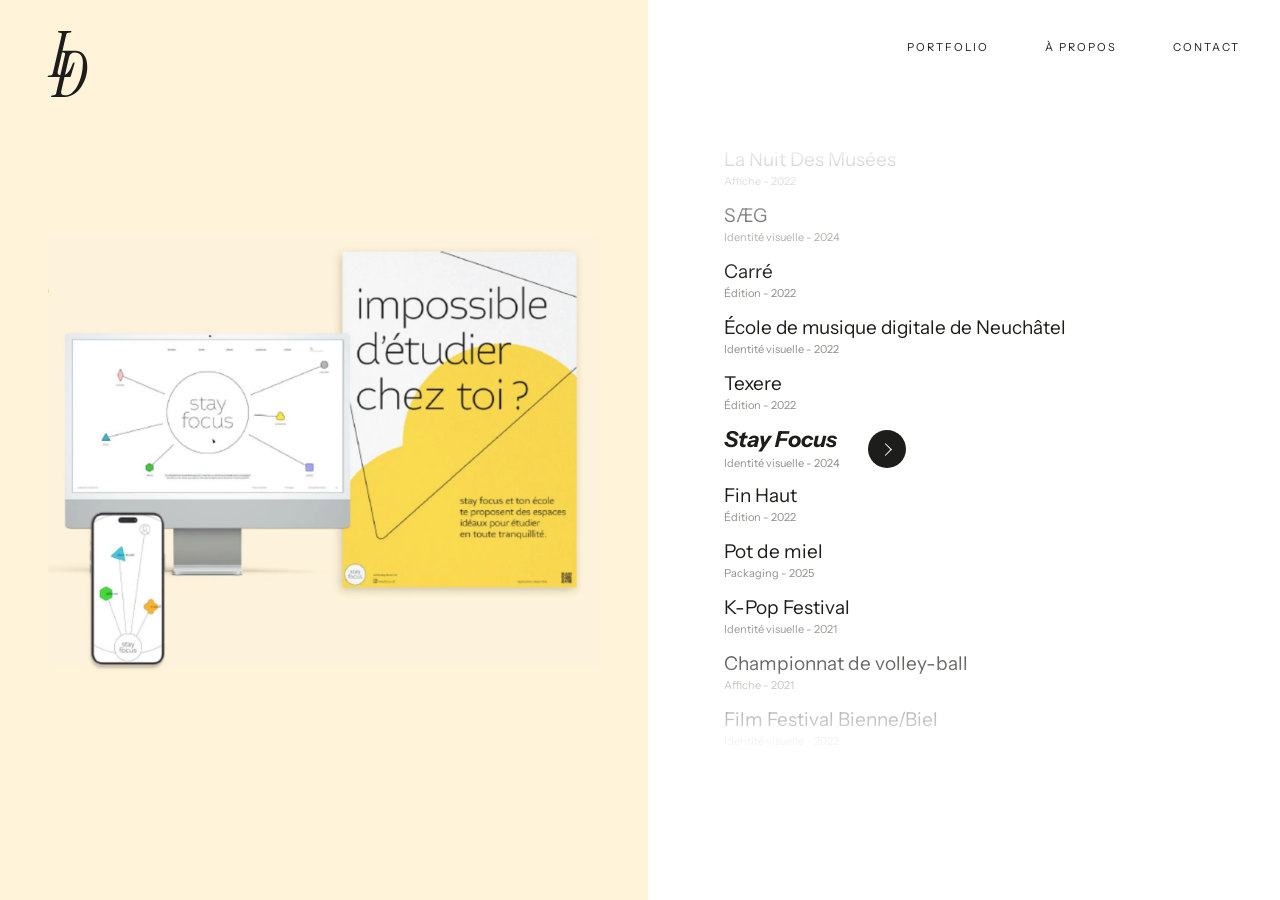
<file: index.html>
<!DOCTYPE html>
<html lang="fr">
<head>
<meta charset="utf-8">
<meta name="viewport" content="width=device-width, initial-scale=1">
<title>Ludi Design — Cyrielle Lüdi, graphiste</title>
<meta name="description" content="Portfolio de Cyrielle Lüdi, graphiste spécialisée en identité visuelle, édition, affiche et packaging. Basée en Suisse.">
<link rel="icon" href="assets/logo.svg" type="image/svg+xml">
<link rel="preconnect" href="https://fonts.googleapis.com">
<link rel="preconnect" href="https://fonts.gstatic.com" crossorigin>
<link href="https://fonts.googleapis.com/css2?family=Instrument+Serif:ital@0;1&amp;family=Instrument+Sans:ital,wght@0,400..700;1,400..700&amp;display=swap" rel="stylesheet">
<link rel="stylesheet" href="styles.css">
</head>
<body>

<!-- ── Accueil ─────────────────────────────────────────────────────────── -->
<section class="view view--home" id="view-home" hidden>
  <div class="home__visual">
    <a class="logo logo--home" href="#/" aria-label="Ludi Design — accueil">
      <img src="assets/logo.svg" alt="" width="47" height="72">
    </a>
    <!-- Le visuel du projet actif est inséré par app.js -->
  </div>

  <div class="home__panel">
    <nav class="nav anim" style="--step:0" aria-label="Principale">
      <a class="nav__link" href="#/portfolio">Portfolio</a>
      <a class="nav__link" href="#/a-propos">À propos</a>
      <a class="nav__link" href="#/contact">Contact</a>
    </nav>
    <h1 class="visually-hidden">Portfolio</h1>
    <div class="carousel">
      <ul class="projects" id="projects"></ul>
    </div>
  </div>
</section>

<!-- ── Pages intérieures ───────────────────────────────────────────────── -->
<div class="page" id="pages" hidden>
  <header class="page__header">
    <a class="logo" href="#/" aria-label="Ludi Design — accueil">
      <img src="assets/logo.svg" alt="" width="47" height="72">
    </a>
    <nav class="nav" aria-label="Principale">
      <a class="nav__link" href="#/portfolio">Portfolio</a>
      <a class="nav__link" href="#/a-propos">À propos</a>
      <a class="nav__link" href="#/contact">Contact</a>
    </nav>
  </header>

  <!-- Portfolio : galerie de tous les projets, remplie par app.js -->
  <section class="view gallery" id="view-portfolio" hidden>
    <h1 class="visually-hidden" tabindex="-1">Portfolio</h1>
    <ul class="gallery__grid" id="gallery" role="list"></ul>
  </section>

  <!-- Projet -->
  <section class="view project" id="view-project" hidden>
    <a class="back" id="back" href="#/" aria-label="Retour à l'accueil">
      <span class="chevron chevron--left"></span>
    </a>

    <div class="project__body">
      <header class="detail__head anim" style="--step:0">
        <h1 class="detail__name" id="p-name" tabindex="-1"></h1>
        <p class="detail__meta" id="p-meta"></p>
      </header>

      <div class="detail__visual anim" style="--step:1" id="p-visual">
        <!-- Série de visuels, remplie par app.js -->
        <div class="shots" id="p-shots" hidden></div>
        <!-- Visuel unique, rempli par app.js -->
        <div id="p-cover" hidden></div>
      </div>

      <div class="detail__text anim" style="--step:2">
        <p class="detail__desc" id="p-desc"></p>
        <div class="detail__typo">
          <div>Typographie</div>
          <div class="detail__typo-value" id="p-typo"></div>
        </div>
      </div>
    </div>
  </section>

  <!-- À propos -->
  <section class="view simple" id="view-about" hidden>
    <h1 class="anim" style="--step:0" tabindex="-1">À propos</h1>
    <p class="anim" style="--step:1">Cyrielle Lüdi — graphiste spécialisée en identité visuelle, édition, affiche et packaging. Basée en Suisse, je conçois des identités simples, ludiques et soignées pour des marques, des festivals et des projets culturels.</p>
  </section>

  <!-- Contact -->
  <section class="view simple" id="view-contact" hidden>
    <h1 class="anim" style="--step:0" tabindex="-1">Contact</h1>
    <p class="anim" style="--step:1">Un projet, une collaboration&nbsp;?</p>
    <a class="mail anim" style="--step:2" href="mailto:bonjour@ludidesign.ch">bonjour@ludidesign.ch</a>
  </section>
</div>

<script src="app.js"></script>
</body>
</html>
</file>
<file: styles.css>
/* ── Ludi Design ─────────────────────────────────────────────────────────
   Portfolio de Cyrielle Lüdi.

   Trois mises en page :
     > 1080px   accueil en deux panneaux, page projet en grille
     ≤ 1280px   accueil à parts égales, pour la place des titres
     ≤ 1080px   colonne unique, le visuel remonte sous le titre
     ≤ 860px    version mobile : plus de survol, chaque projet devient
                une carte avec sa propre image
   ───────────────────────────────────────────────────────────────────── */

:root {
  --cream: #FFF3D9;
  --white: #ffffff;
  --ink: #1d1d1b;
  --gold: #8a7a4f;
  --muted: #8f8f8a;
  --muted-strong: #6f6f6a;

  --sans: 'Instrument Sans', Helvetica, Arial, sans-serif;
  --serif: 'Instrument Serif', Georgia, serif;

  --page-pad-x: 44px;
  --item-h: 56px;

  /* Taille des titres du carrousel, au repos et au centre (lue aussi par
     app.js pour réduire les titres trop longs). */
  --title: 19px;
  --title-active: 22px;

  --ease-out: cubic-bezier(.22, .61, .36, 1);
}

*, *::before, *::after { box-sizing: border-box; }

/* Les règles `display` ci-dessous l'emportent sur le style par défaut de
   [hidden] : on le rétablit pour que le routage puisse masquer les vues. */
[hidden] { display: none !important; }

body {
  margin: 0;
  font-family: var(--sans);
  color: var(--ink);
  background: var(--cream);
  -webkit-font-smoothing: antialiased;
  overflow-x: hidden; /* les vues entrent en glissant depuis les côtés */
}

a { color: inherit; text-decoration: none; }
a:hover { color: var(--gold); }

img { max-width: 100%; }

ul { list-style: none; margin: 0; padding: 0; }

.visually-hidden {
  position: absolute;
  width: 1px; height: 1px;
  margin: -1px; padding: 0;
  overflow: hidden;
  clip-path: inset(50%);
  white-space: nowrap;
}

:focus-visible {
  outline: 2px solid var(--gold);
  outline-offset: 3px;
  border-radius: 2px;
}

/* ── Marque ──────────────────────────────────────────────────────────── */

.logo { display: block; user-select: none; }
.logo img { height: 72px; width: auto; display: block; }
.logo:hover { opacity: .7; }

/* ── Navigation ──────────────────────────────────────────────────────── */

.nav {
  display: flex;
  gap: 56px;
  font-size: 11px;
  letter-spacing: 0.18em;
  text-transform: uppercase;
}

.nav__link { white-space: nowrap; }
.nav__link[aria-current] { font-weight: 600; }

/* ── Accueil ─────────────────────────────────────────────────────────── */

.view--home { display: flex; min-height: 100vh; }

.home__visual {
  flex: 1.15;
  min-width: 0;
  background: var(--cream);
  position: relative;
  display: flex;
  align-items: center;
  justify-content: center;
  padding: 96px 48px 48px;
}

.logo--home { position: absolute; top: 28px; left: var(--page-pad-x); }

/* Jamais plus haut que l'écran : l'accueil tient sans défiler, la molette
   reste libre pour le carrousel. */
.home__hero {
  width: 100%;
  height: min(76vh, calc(100vh - 144px));
  object-fit: contain;
  object-position: center;
  transition: opacity .35s ease;
}

.home__hero.is-swapping { opacity: 0; }

.home__panel {
  flex: 1;
  min-width: 0;
  background: var(--white);
  display: flex;
  flex-direction: column;
  padding: 40px 64px 56px;
}

.home__panel .nav { justify-content: flex-end; }

/* ── Carrousel des projets ───────────────────────────────────────────────
   Le projet sélectionné reste au centre ; la liste boucle et s'estompe
   vers les bords. Hauteur d'entrée fixe : le pas de défilement ne change
   pas quand le titre actif grossit.
   ───────────────────────────────────────────────────────────────────── */

.carousel {
  flex: 1;
  min-height: 0;
  width: 100%;
  max-width: 480px;
  margin: 0 auto;
  container-type: size;
}

.projects {
  --reach: 5.5;  /* rayon visible, en entrées (ajusté par app.js) */
  --solid: 3;    /* rayon pleinement opaque */
  --fade: linear-gradient(to bottom,
    transparent calc(50% - var(--reach) * var(--item-h)),
    #000 calc(50% - var(--solid) * var(--item-h)),
    #000 calc(50% + var(--solid) * var(--item-h)),
    transparent calc(50% + var(--reach) * var(--item-h)));

  position: relative;
  height: 100%;
  /* Marge sur les côtés, compensée : la flèche qui avance au survol et
     le contour de focus ne sont plus rognés par le bord de la liste. */
  margin-inline: -12px;
  padding-inline: 12px;
  overflow-x: hidden;
  overflow-y: auto;
  overscroll-behavior: contain;
  scroll-snap-type: y mandatory;
  scrollbar-width: none;
  padding-block: calc(50cqh - var(--item-h) / 2);
  -webkit-mask-image: var(--fade);
  mask-image: var(--fade);
}

.projects::-webkit-scrollbar { display: none; }

.projects li {
  height: var(--item-h);
  display: flex;
  align-items: center;
  scroll-snap-align: center;
}

.projects li > .project-link { flex: 1; min-width: 0; }

/* Entrées hors de vue : inutile de les animer. */
.projects li.is-far { animation: none; }

.project-link {
  display: flex;
  align-items: center;
  gap: 28px;
  cursor: pointer;
}

.project-link__text { min-width: 0; }

/* Une seule ligne, toujours : un titre sur deux lignes casserait le pas
   régulier du carrousel. --fit (réglé par app.js) réduit juste assez les
   titres trop longs pour la colonne. */
.project-link__name {
  font-size: calc(var(--title) * var(--fit, 1));
  font-weight: 400;
  line-height: 1.1;
  white-space: nowrap;
  text-wrap: balance;
  transition: font-size .2s ease;
}

.project-link__meta {
  font-size: 11px;
  color: var(--muted);
  margin-top: 3px;
  white-space: nowrap;
}

.projects li.is-active .project-link__name {
  font-size: calc(var(--title-active) * var(--fit, 1));
  font-weight: 700;
  font-style: italic;
}

/* La vignette ne sert qu'à la version mobile. */
.project-link__thumb { display: none; }

.project-link__go {
  width: 38px;
  height: 38px;
  border-radius: 50%;
  background: var(--ink);
  display: none;
  align-items: center;
  justify-content: center;
  flex: none;
  transition: transform .25s var(--ease-out), background-color .2s ease;
}

.projects li.is-active .project-link__go { display: flex; }
.project-link:hover .project-link__go {
  background: var(--gold);
  transform: translateX(4px);
}

/* Chevrons dessinés en CSS */
.chevron {
  width: 9px;
  height: 9px;
  border-top: 1.6px solid #fff;
  border-right: 1.6px solid #fff;
  transform: rotate(45deg);
  margin-left: -3px;
}

.chevron--left {
  border-right: 0;
  border-left: 1.6px solid #fff;
  transform: rotate(-45deg);
  margin-left: 3px;
}

/* ── Pages intérieures ───────────────────────────────────────────────── */

.page {
  min-height: 100vh;
  background: var(--cream);
  padding: 28px var(--page-pad-x) 72px;
}

.page__header {
  display: flex;
  justify-content: space-between;
  align-items: flex-start;
  gap: 24px;
}

.page__header .nav { padding-top: 14px; }

/* ── Projet ──────────────────────────────────────────────────────────── */

.project {
  display: flex;
  gap: 40px;
  margin-top: 56px;
  align-items: flex-start;
}

.back {
  width: 46px;
  height: 46px;
  border-radius: 50%;
  background: var(--ink);
  display: flex;
  align-items: center;
  justify-content: center;
  flex: none;
  margin-top: 8px;
  transition: transform .25s var(--ease-out), background-color .2s ease;
}

.back:hover {
  background: var(--gold);
  transform: translateX(-4px);
}

.project__body {
  flex: 1;
  min-width: 0;
  display: grid;
  grid-template-columns: minmax(320px, 440px) 1fr;
  grid-template-areas:
    "head visual"
    "text visual";
  column-gap: 72px;
  align-items: start;
}

.detail__head   { grid-area: head; }
.detail__text   { grid-area: text; }
.detail__visual { grid-area: visual; }

.detail__name {
  font-size: 44px;
  font-weight: 600;
  line-height: 1.05;
  margin: 0;
}

.detail__meta {
  font-size: 12px;
  color: var(--muted);
  margin: 8px 0 0;
}

.detail__desc {
  font-size: 15px;
  line-height: 1.55;
  margin: 96px 0 0;
  max-width: 420px;
  text-wrap: pretty;
}

.detail__typo {
  margin-top: 56px;
  font-size: 14px;
  line-height: 1.6;
}

.detail__typo-value { color: var(--muted-strong); }

/* Visuels */
.shots {
  display: grid;
  grid-template-columns: 2fr 1fr;
  gap: 28px;
}

.shots img { width: 100%; height: auto; }
.shots__main { align-self: center; }

.shots__wide {
  grid-column: 1 / -1;
  width: 88%;
  justify-self: center;
}

.cover {
  display: block;
  width: 100%;
  height: 72vh;
  object-fit: contain;
  object-position: center top;
}

/* ── À propos / Contact ──────────────────────────────────────────────── */

.simple {
  max-width: 620px;
  margin: 120px auto 0;
}

.simple h1 {
  font-size: 44px;
  font-weight: 600;
  margin: 0;
}

.simple p {
  font-size: 16px;
  line-height: 1.6;
  margin: 32px 0 0;
  text-wrap: pretty;
}

.mail {
  font-family: var(--serif);
  font-style: italic;
  font-size: 30px;
  display: inline-block;
  margin-top: 12px;
}

/* ── Portfolio : la galerie ──────────────────────────────────────────────
   Mosaïque sur fond blanc, chaque projet posé sur une vignette crème. Les
   colonnes sont décalées : app.js donne à chaque vignette sa hauteur en
   rangées de 1px, et la grille la range dans la colonne la plus courte.
   ───────────────────────────────────────────────────────────────────── */

.page.is-white { background: var(--white); }

.gallery { margin-top: 56px; }

.gallery__grid {
  --cols: 4;
  --gap: 12px;

  display: grid;
  grid-template-columns: repeat(var(--cols), minmax(0, 1fr));
  grid-auto-rows: 1px;
  grid-auto-flow: row dense;
  column-gap: var(--gap);
}

.gallery__grid .anim { animation-delay: calc(var(--step, 0) * 45ms); }

.tile { align-self: start; }

.tile__link {
  position: relative;
  display: block;
}

.tile__frame {
  background: var(--cream);
  padding: 9%;
  overflow: hidden;
}

.tile__img {
  display: block;
  width: 100%;
  height: auto;
  opacity: 0;
  transition: opacity .5s ease, transform .7s var(--ease-out);
}

.tile__img.is-loaded { opacity: 1; }

/* Au doigt, le titre est affiché sous la vignette. */
.tile__caption {
  display: flex;
  align-items: flex-end;
  justify-content: space-between;
  gap: 12px;
  padding: 10px 2px 0;
}

.tile__name {
  display: block;
  font-size: 14px;
  line-height: 1.2;
}

.tile__meta {
  display: block;
  font-size: 11px;
  color: var(--muted);
  margin-top: 3px;
}

.tile__go { display: none; }

/* À la souris : l'image seule, comme dans une planche ; le titre et la
   flèche apparaissent au survol. */
@media (hover: hover) {
  .tile__caption {
    position: absolute;
    left: 0;
    right: 0;
    bottom: 0;
    padding: 40px 14px 14px;
    background: linear-gradient(to top, var(--cream) 50%, rgba(255, 243, 217, 0));
    opacity: 0;
    transform: translateY(6px);
    transition: opacity .3s ease, transform .35s var(--ease-out);
  }

  .tile__name {
    font-size: 16px;
    font-weight: 700;
    font-style: italic;
  }

  .tile__go {
    width: 30px;
    height: 30px;
    border-radius: 50%;
    background: var(--ink);
    display: flex;
    align-items: center;
    justify-content: center;
    flex: none;
  }

  .tile__go .chevron {
    width: 7px;
    height: 7px;
    margin-left: -2px;
  }

  .tile__link:hover { color: inherit; }
  .tile__link:hover .tile__img { transform: scale(1.04); }

  .tile__link:hover .tile__caption,
  .tile__link:focus-visible .tile__caption {
    opacity: 1;
    transform: none;
  }
}

@media (min-width: 1680px) { .gallery__grid { --cols: 5; } }
@media (max-width: 1180px) { .gallery__grid { --cols: 3; } }

/* ── Entrées animées ─────────────────────────────────────────────────────
   La direction vient de [data-dir] posé sur <body> par app.js : on avance
   vers une page (glissé depuis la droite), on revient à l'accueil (glissé
   depuis la gauche), ou c'est le tout premier affichage (montée simple).
   ───────────────────────────────────────────────────────────────────── */

@keyframes ldFromRight {
  from { opacity: 0; transform: translate3d(40px, 0, 0); }
  to   { opacity: 1; transform: none; }
}

@keyframes ldFromLeft {
  from { opacity: 0; transform: translate3d(-40px, 0, 0); }
  to   { opacity: 1; transform: none; }
}

@keyframes ldRise {
  from { opacity: 0; transform: translate3d(0, 16px, 0); }
  to   { opacity: 1; transform: none; }
}

/* `backwards` et non `both` : une fois l'animation finie l'élément reprend
   ses styles normaux, sinon l'opacité figée casserait le fondu du visuel. */
.anim {
  animation: ldFromRight .55s var(--ease-out) backwards;
  animation-delay: calc(var(--step, 0) * 80ms);
}

[data-dir="back"] .anim  { animation-name: ldFromLeft; }
[data-dir="first"] .anim { animation-name: ldRise; }

/* La liste compte onze entrées : décalage plus serré. */
.projects .anim { animation-delay: calc(var(--step, 0) * 40ms); }

/* ── ≤ 1280px : accueil à parts égales ───────────────────────────────────
   Sur un écran d'ordinateur étroit, la liste gagne de la place pour que
   les titres longs restent lisibles sur une ligne.
   ───────────────────────────────────────────────────────────────────── */

@media (max-width: 1280px) {
  .home__visual { flex: 1; }
  .home__panel { padding-inline: 40px; }
}

/* ── ≤ 1080px : colonne unique ───────────────────────────────────────── */

@media (max-width: 1080px) {
  .project__body {
    display: flex;
    flex-direction: column;
    gap: 32px;
  }

  .detail__head   { order: 1; }
  .detail__visual { order: 2; }
  .detail__text   { order: 3; }

  .detail__desc { margin-top: 0; }
  .detail__typo { margin-top: 32px; }

  .cover { height: auto; max-height: 68vh; }
}

/* ── ≤ 860px : version mobile ────────────────────────────────────────────
   Sans survol, le grand visuel d'accueil ne peut plus changer : on le
   remplace par une liste de cartes, chaque projet montrant son image.
   ───────────────────────────────────────────────────────────────────── */

@media (max-width: 860px) {
  :root { --page-pad-x: 22px; }

  .logo img { height: 58px; }

  /* Accueil : plus de split, tout est sur le fond crème. */
  .view--home { flex-direction: column; }

  .home__visual {
    flex: none;
    display: block;
    padding: 22px var(--page-pad-x) 0;
    position: static;
  }

  .logo--home { position: static; }
  .home__hero { display: none; }

  .home__panel {
    flex: 1;
    background: var(--cream);
    padding: 18px var(--page-pad-x) 72px;
  }

  .home__panel .nav { justify-content: flex-start; }

  /* Pas de carrousel au doigt : une simple liste qui défile avec la page. */
  .carousel {
    flex: none;
    max-width: none;
    container-type: normal;
  }

  .projects {
    display: flex;
    flex-direction: column;
    gap: 46px;
    height: auto;
    overflow: visible;
    scroll-snap-type: none;
    margin-inline: 0;
    padding: 34px 0 0;
    -webkit-mask-image: none;
    mask-image: none;
  }

  .projects li {
    display: block;
    height: auto;
    scroll-snap-align: none;
  }

  .projects li.is-clone { display: none; }

  /* Chaque projet devient une carte : image, puis titre. */
  .project-link {
    flex-direction: column;
    align-items: stretch;
    gap: 14px;
  }

  .project-link__thumb {
    display: block;
    width: 100%;
    height: auto;
  }

  /* Le survol n'existe pas : ni italique d'état actif, ni flèche. */
  .projects li.is-active .project-link__name {
    font-size: 21px;
    font-weight: 400;
    font-style: normal;
  }

  .project-link__name {
    font-size: 21px;
    white-space: normal;
  }
  .project-link__meta { font-size: 12px; margin-top: 5px; }
  .projects li.is-active .project-link__go { display: none; }

  /* Cibles tactiles confortables. */
  .nav {
    gap: 26px;
    font-size: 12px;
  }
  .nav__link { padding: 10px 0; }

  /* Pages intérieures */
  .page { padding: 22px var(--page-pad-x) 64px; }

  .page__header {
    flex-direction: column;
    gap: 14px;
  }
  .page__header .nav { padding-top: 0; }

  .project { gap: 18px; margin-top: 28px; }

  .gallery { margin-top: 28px; }
  .gallery__grid { --cols: 2; --gap: 10px; }

  .back {
    width: 42px;
    height: 42px;
    margin-top: 4px;
  }

  .detail__name { font-size: 32px; }
  .simple h1 { font-size: 32px; }
  .simple { margin-top: 56px; }

  .shots { gap: 20px; }
  .shots__wide { width: 100%; }
}

@media (max-width: 520px) {
  .shots { grid-template-columns: 1fr; }
  .shots__main { align-self: stretch; }
  .mail { font-size: 25px; }
}

/* ── Mouvement réduit ────────────────────────────────────────────────── */

@media (prefers-reduced-motion: reduce) {
  .anim {
    animation: none;
  }
  .home__hero,
  .project-link__name,
  .project-link__go,
  .back,
  .tile__img,
  .tile__caption {
    transition: none;
  }
  .tile__link:hover .tile__img { transform: none; }
}
</file>
